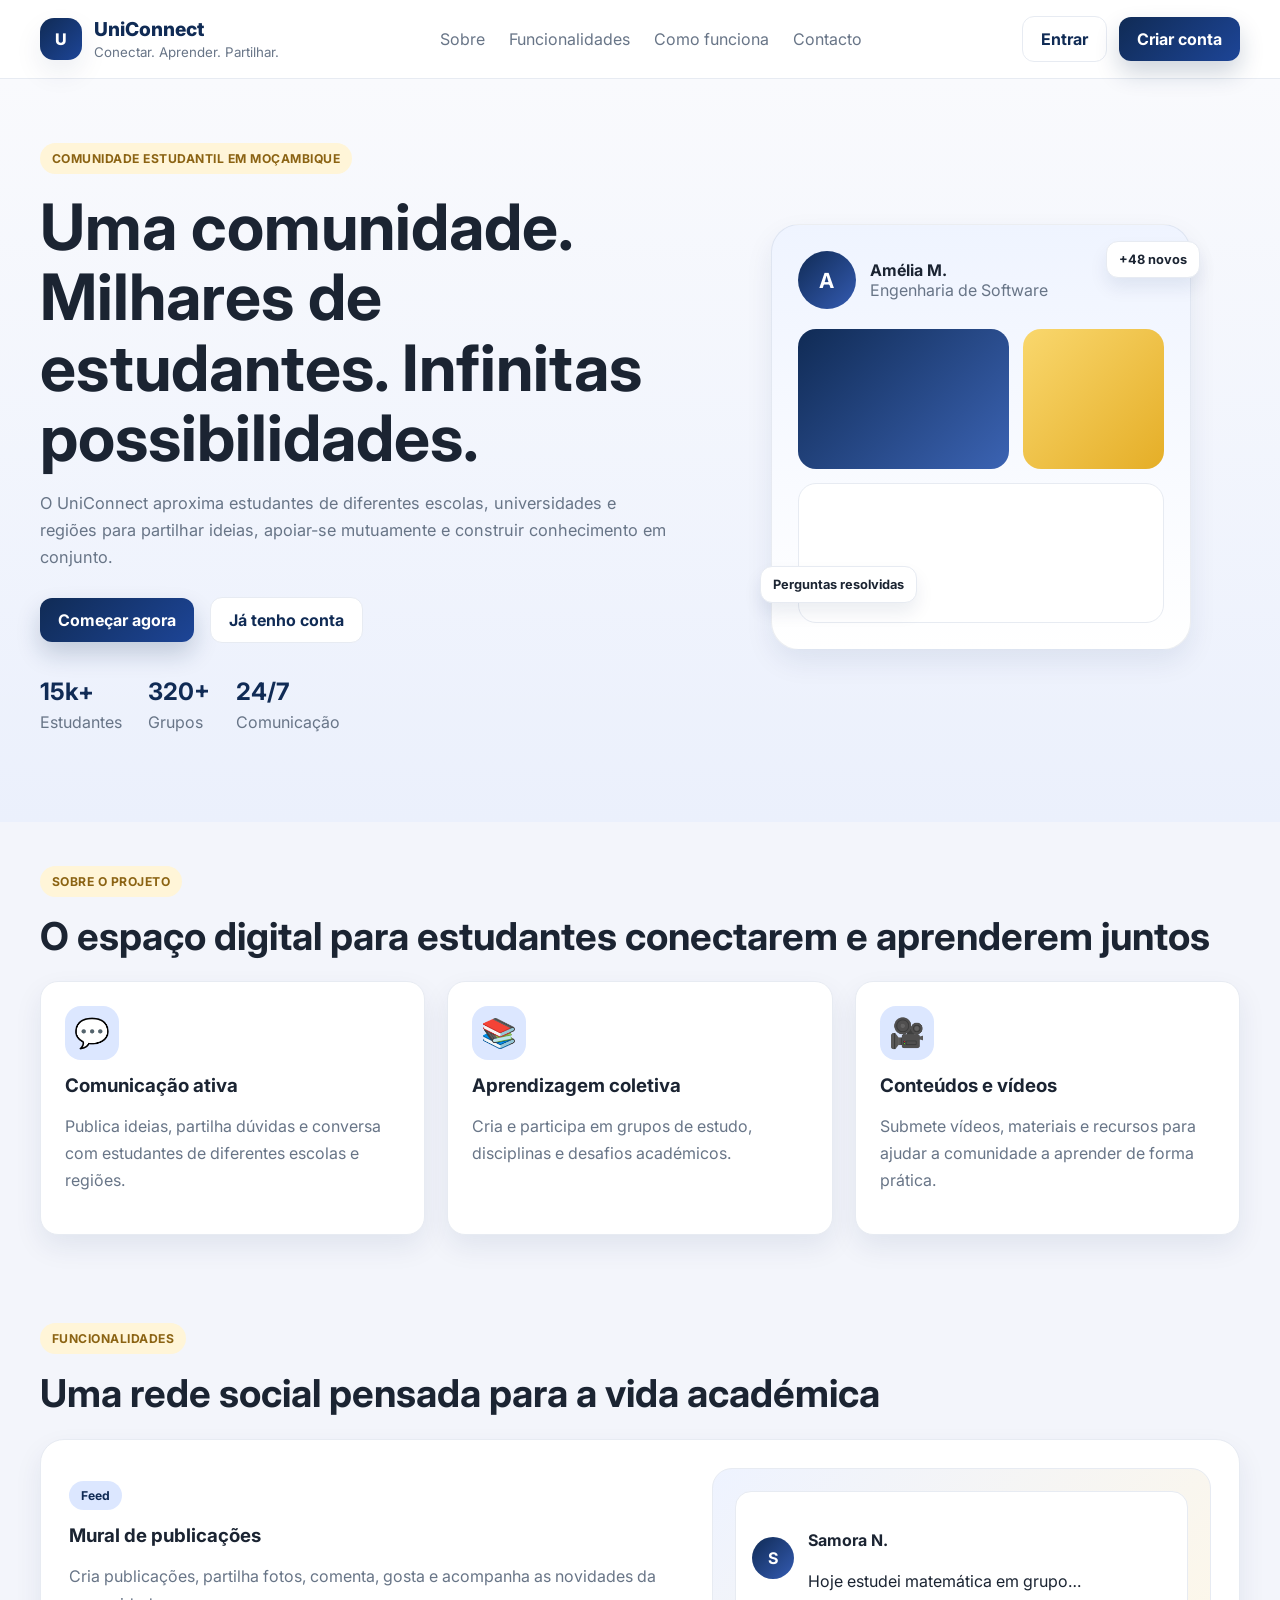
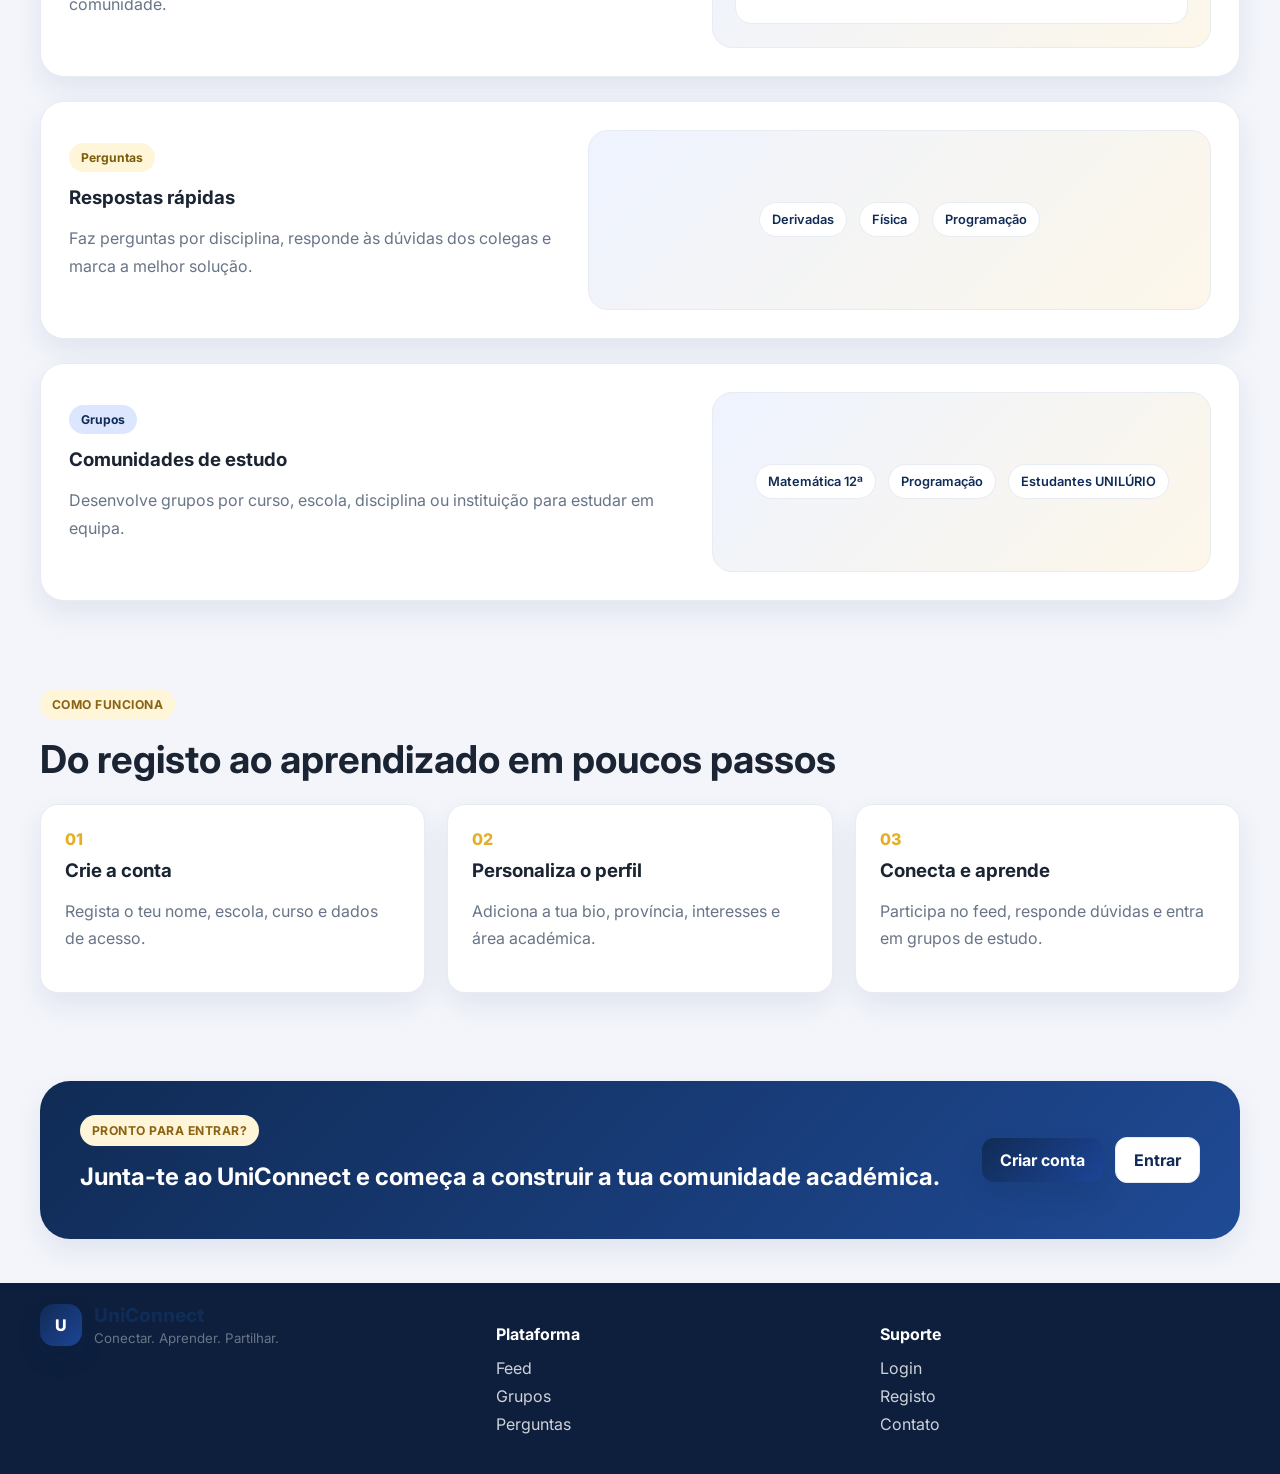
<file: index.html>
<!DOCTYPE html>
<html lang="pt-PT">
  <head>
    <meta charset="UTF-8" />
    <meta name="viewport" content="width=device-width, initial-scale=1.0" />
    <title>UniConnect | Rede social académica</title>
    <meta name="description" content="UniConnect conecta estudantes universitários e secundários de Moçambique para aprender, partilhar conhecimento e crescer em comunidade." />
    <link rel="preconnect" href="https://fonts.googleapis.com" />
    <link rel="preconnect" href="https://fonts.gstatic.com" crossorigin />
    <link href="https://fonts.googleapis.com/css2?family=Inter:wght@400;500;600;700;800&display=swap" rel="stylesheet" />
    <link rel="stylesheet" href="css/style.css" />
  </head>
  <body data-page="landing">
    <header class="topbar landing-header">
      <div class="container nav-shell">
        <div class="brand-wrap">
          <div class="brand-mark">U</div>
          <div>
            <div class="brand-name">UniConnect</div>
            <small>Conectar. Aprender. Partilhar.</small>
          </div>
        </div>

        <nav class="main-nav landing-nav">
          <a href="#sobre">Sobre</a>
          <a href="#funcionalidades">Funcionalidades</a>
          <a href="#passos">Como funciona</a>
          <a href="#contacto">Contacto</a>
        </nav>

        <div class="header-actions">
          <a class="btn btn-secondary" href="login.html">Entrar</a>
          <a class="btn btn-primary" href="register.html">Criar conta</a>
        </div>
      </div>
    </header>

    <main>
      <section class="hero">
        <div class="container hero-grid">
          <div class="hero-copy">
            <span class="eyebrow">Comunidade estudantil em Moçambique</span>
            <h1>Uma comunidade. Milhares de estudantes. Infinitas possibilidades.</h1>
            <p>
              O UniConnect aproxima estudantes de diferentes escolas, universidades e regiões para
              partilhar ideias, apoiar-se mutuamente e construir conhecimento em conjunto.
            </p>
            <div class="hero-cta">
              <a class="btn btn-primary" href="register.html">Começar agora</a>
              <a class="btn btn-secondary" href="login.html">Já tenho conta</a>
            </div>
            <ul class="hero-stats">
              <li><strong>15k+</strong><span>Estudantes</span></li>
              <li><strong>320+</strong><span>Grupos</span></li>
              <li><strong>24/7</strong><span>Comunicação</span></li>
            </ul>
          </div>

          <div class="hero-visual">
            <div class="hero-card hero-card-main">
              <div class="mini-profile">
                <div class="avatar avatar-lg">A</div>
                <div>
                  <h4>Amélia M.</h4>
                  <span>Engenharia de Software</span>
                </div>
              </div>
              <div class="card-figure">
                <div class="panel blue"></div>
                <div class="panel gold"></div>
                <div class="panel white"></div>
              </div>
              <div class="floating-badge badge-top">+48 novos</div>
              <div class="floating-badge badge-bottom">Perguntas resolvidas</div>
            </div>
          </div>
        </div>
      </section>

      <section id="sobre" class="feature-section">
        <div class="container">
          <div class="section-heading">
            <span class="eyebrow">Sobre o projeto</span>
            <h2>O espaço digital para estudantes conectarem e aprenderem juntos</h2>
          </div>

          <div class="feature-grid">
            <article class="feature-card">
              <div class="feature-icon">💬</div>
              <h3>Comunicação ativa</h3>
              <p>Publica ideias, partilha dúvidas e conversa com estudantes de diferentes escolas e regiões.</p>
            </article>
            <article class="feature-card">
              <div class="feature-icon">📚</div>
              <h3>Aprendizagem coletiva</h3>
              <p>Cria e participa em grupos de estudo, disciplinas e desafios académicos.</p>
            </article>
            <article class="feature-card">
              <div class="feature-icon">🎥</div>
              <h3>Conteúdos e vídeos</h3>
              <p>Submete vídeos, materiais e recursos para ajudar a comunidade a aprender de forma prática.</p>
            </article>
          </div>
        </div>
      </section>

      <section id="funcionalidades" class="showcase-section">
        <div class="container">
          <div class="section-heading">
            <span class="eyebrow">Funcionalidades</span>
            <h2>Uma rede social pensada para a vida académica</h2>
          </div>

          <div class="showcase-list">
            <div class="showcase-item">
              <div class="showcase-copy">
                <span class="tag">Feed</span>
                <h3>Mural de publicações</h3>
                <p>Cria publicações, partilha fotos, comenta, gosta e acompanha as novidades da comunidade.</p>
              </div>
              <div class="showcase-demo feed-demo">
                <div class="post-mini">
                  <div class="avatar">S</div>
                  <div>
                    <h4>Samora N.</h4>
                    <p>Hoje estudei matemática em grupo…</p>
                  </div>
                </div>
              </div>
            </div>

            <div class="showcase-item reverse">
              <div class="showcase-copy">
                <span class="tag gold">Perguntas</span>
                <h3>Respostas rápidas</h3>
                <p>Faz perguntas por disciplina, responde às dúvidas dos colegas e marca a melhor solução.</p>
              </div>
              <div class="showcase-demo question-demo">
                <div class="pill">Derivadas</div>
                <div class="pill">Física</div>
                <div class="pill">Programação</div>
              </div>
            </div>

            <div class="showcase-item">
              <div class="showcase-copy">
                <span class="tag">Grupos</span>
                <h3>Comunidades de estudo</h3>
                <p>Desenvolve grupos por curso, escola, disciplina ou instituição para estudar em equipa.</p>
              </div>
              <div class="showcase-demo group-demo">
                <div class="group-chip">Matemática 12ª</div>
                <div class="group-chip">Programação</div>
                <div class="group-chip">Estudantes UNILÚRIO</div>
              </div>
            </div>
          </div>
        </div>
      </section>

      <section id="passos" class="steps-section">
        <div class="container">
          <div class="section-heading">
            <span class="eyebrow">Como funciona</span>
            <h2>Do registo ao aprendizado em poucos passos</h2>
          </div>

          <div class="steps-grid">
            <div class="step-card">
              <span>01</span>
              <h3>Crie a conta</h3>
              <p>Regista o teu nome, escola, curso e dados de acesso.</p>
            </div>
            <div class="step-card">
              <span>02</span>
              <h3>Personaliza o perfil</h3>
              <p>Adiciona a tua bio, província, interesses e área académica.</p>
            </div>
            <div class="step-card">
              <span>03</span>
              <h3>Conecta e aprende</h3>
              <p>Participa no feed, responde dúvidas e entra em grupos de estudo.</p>
            </div>
          </div>
        </div>
      </section>

      <section class="cta-section" id="contacto">
        <div class="container cta-box">
          <div>
            <span class="eyebrow">Pronto para entrar?</span>
            <h2>Junta-te ao UniConnect e começa a construir a tua comunidade académica.</h2>
          </div>
          <div class="cta-actions">
            <a class="btn btn-primary" href="register.html">Criar conta</a>
            <a class="btn btn-secondary" href="login.html">Entrar</a>
          </div>
        </div>
      </section>
    </main>

    <footer class="site-footer">
      <div class="container footer-grid">
        <div>
          <div class="brand-wrap">
            <div class="brand-mark">U</div>
            <div>
              <div class="brand-name">UniConnect</div>
              <small>Conectar. Aprender. Partilhar.</small>
            </div>
          </div>
        </div>
        <div>
          <h4>Plataforma</h4>
          <ul>
            <li><a href="feed.html">Feed</a></li>
            <li><a href="groups.html">Grupos</a></li>
            <li><a href="questions.html">Perguntas</a></li>
          </ul>
        </div>
        <div>
          <h4>Suporte</h4>
          <ul>
            <li><a href="login.html">Login</a></li>
            <li><a href="register.html">Registo</a></li>
            <li><a href="#contacto">Contato</a></li>
          </ul>
        </div>
      </div>
    </footer>
  </body>
</html>
</file>
<file: css/style.css>
* {
  box-sizing: border-box;
}

:root {
  --primary: #102b55;
  --primary-soft: #dce7ff;
  --gold: #e5ae27;
  --gold-soft: #fff5d8;
  --bg: #f3f5fb;
  --surface: #ffffff;
  --line: #e7ebf2;
  --text: #1b2432;
  --muted: #687587;
  --shadow: 0 12px 28px rgba(16, 43, 85, 0.08);
  --radius: 18px;
}

html {
  scroll-behavior: smooth;
}

body {
  margin: 0;
  font-family: 'Inter', sans-serif;
  background: var(--bg);
  color: var(--text);
}

a {
  text-decoration: none;
  color: inherit;
}

button,
input,
textarea,
select {
  font: inherit;
}

img {
  max-width: 100%;
  display: block;
}

.hidden {
  display: none !important;
}

.container {
  width: min(1200px, calc(100% - 32px));
  margin: 0 auto;
}

.topbar {
  background: rgba(255, 255, 255, 0.96);
  border-bottom: 1px solid var(--line);
  backdrop-filter: blur(10px);
  position: sticky;
  top: 0;
  z-index: 10;
}

.landing-header {
  position: sticky;
}

.nav-shell {
  display: flex;
  align-items: center;
  justify-content: space-between;
  min-height: 78px;
  gap: 20px;
}

.nav-shell-app {
  min-height: 72px;
}

.brand-wrap {
  display: flex;
  align-items: center;
  gap: 12px;
}

.brand-mark {
  width: 42px;
  height: 42px;
  display: grid;
  place-items: center;
  border-radius: 14px;
  font-weight: 800;
  background: linear-gradient(135deg, var(--primary), #1d4597);
  color: white;
  box-shadow: var(--shadow);
}

.brand-name {
  font-weight: 800;
  color: var(--primary);
  font-size: 1.2rem;
}

.brand-wrap small {
  color: var(--muted);
}

.main-nav,
.header-actions,
.topbar-actions,
.search-box,
.form-row,
.hero-cta,
.hero-stats,
.cta-actions,
.composer-tools,
.filter-row,
.interactions,
.action-row,
.post-meta,
.profile-top-row,
.profile-stats,
.chat-form,
.user-pill,
.profile-mini,
.inline-list,
.auth-badges {
  display: flex;
  align-items: center;
}

.main-nav {
  gap: 24px;
  color: var(--muted);
}

.main-nav a {
  transition: 0.2s ease;
}

.main-nav a:hover {
  color: var(--primary);
}

.header-actions,
.topbar-actions {
  gap: 12px;
}

.btn {
  border: none;
  cursor: pointer;
  display: inline-flex;
  align-items: center;
  justify-content: center;
  border-radius: 12px;
  padding: 12px 18px;
  font-weight: 700;
  transition: 0.2s ease;
}

.btn-primary {
  background: linear-gradient(135deg, var(--primary), #1d4597);
  color: white;
  box-shadow: 0 12px 24px rgba(16, 43, 85, 0.2);
}

.btn-primary:hover {
  transform: translateY(-1px);
}

.btn-secondary {
  background: var(--surface);
  color: var(--primary);
  border: 1px solid var(--line);
}

.btn-block {
  width: 100%;
}

.hero {
  padding: 64px 0 90px;
  background: linear-gradient(180deg, rgba(255,255,255,0.5), rgba(220,231,255,0.35));
}

.hero-grid {
  display: grid;
  grid-template-columns: 1.1fr 0.9fr;
  align-items: center;
  gap: 48px;
}

.eyebrow {
  display: inline-block;
  background: var(--gold-soft);
  color: #8b6313;
  border-radius: 999px;
  padding: 8px 12px;
  font-size: 0.76rem;
  font-weight: 700;
  letter-spacing: 0.04em;
  text-transform: uppercase;
}

.hero-copy h1,
.section-heading h2,
.cta-box h2 {
  margin: 18px 0 14px;
  color: var(--text);
  line-height: 1.1;
}

.hero-copy h1 {
  font-size: clamp(2.6rem, 5vw, 4.2rem);
  max-width: 620px;
}

.hero-copy p,
.section-heading p,
.page-header p {
  color: var(--muted);
  font-size: 1.02rem;
  line-height: 1.65;
}

.hero-cta {
  gap: 16px;
  margin-top: 26px;
}

.hero-stats {
  gap: 26px;
  list-style: none;
  padding: 0;
  margin: 34px 0 0;
  flex-wrap: wrap;
}

.hero-stats li {
  display: flex;
  flex-direction: column;
  gap: 6px;
}

.hero-stats strong {
  font-size: 1.5rem;
  color: var(--primary);
}

.hero-stats span {
  color: var(--muted);
}

.hero-visual {
  display: flex;
  justify-content: center;
}

.hero-card {
  position: relative;
  width: min(420px, 100%);
  background: linear-gradient(180deg, #eff4ff, white);
  border: 1px solid rgba(16,43,85,0.08);
  border-radius: 28px;
  padding: 26px;
  box-shadow: var(--shadow);
}

.mini-profile {
  display: flex;
  align-items: center;
  gap: 14px;
  margin-bottom: 20px;
}

.mini-profile h4,
.post-author h4,
.chat-user h4,
.profile-head h2,
.card h3,
.card h4 {
  margin: 0;
}

.mini-profile span,
.post-author small,
.chat-user small,
.user-meta,
.empty-state p,
.profile-meta,
.post-time {
  color: var(--muted);
}

.card-figure {
  display: grid;
  grid-template-columns: 1.2fr 0.8fr;
  gap: 14px;
  min-height: 250px;
}

.panel {
  border-radius: 18px;
  min-height: 140px;
}

.panel.blue {
  background: linear-gradient(135deg, var(--primary), #3b63b3);
}

.panel.gold {
  background: linear-gradient(135deg, #f9d76d, var(--gold));
}

.panel.white {
  background: white;
  border: 1px solid var(--line);
  grid-column: 1/3;
}

.floating-badge {
  position: absolute;
  background: white;
  border: 1px solid var(--line);
  border-radius: 12px;
  padding: 10px 12px;
  font-size: 0.8rem;
  font-weight: 700;
  box-shadow: 0 10px 18px rgba(16,43,85,0.08);
}

.badge-top {
  top: 16px;
  right: -10px;
}

.badge-bottom {
  bottom: 46px;
  left: -12px;
}

.feature-section,
.showcase-section,
.steps-section,
.cta-section {
  padding: 44px 0;
}

.section-heading {
  margin-bottom: 24px;
}

.section-heading h2 {
  font-size: clamp(2rem, 3vw, 2.8rem);
}

.feature-grid,
.steps-grid,
.cards-grid {
  display: grid;
  grid-template-columns: repeat(3, minmax(0, 1fr));
  gap: 22px;
}

.feature-card,
.step-card,
.card,
.post-card,
.profile-card,
.group-card,
.video-card,
.user-card,
.question-card {
  background: var(--surface);
  border: 1px solid var(--line);
  border-radius: var(--radius);
  box-shadow: var(--shadow);
}

.feature-card,
.step-card {
  padding: 24px;
}

.feature-icon {
  width: 54px;
  height: 54px;
  display: grid;
  place-items: center;
  font-size: 1.8rem;
  border-radius: 16px;
  background: var(--primary-soft);
  margin-bottom: 14px;
}

.feature-card h3,
.step-card h3,
.showcase-copy h3 {
  margin: 0 0 10px;
}

.feature-card p,
.step-card p,
.showcase-copy p,
.post-body,
.profile-bio,
.empty-state p,
.settings-form textarea,
.chat-form input,
.field-group input,
.field-group textarea,
.field-group select {
  color: var(--muted);
  line-height: 1.7;
}

.showcase-list {
  display: grid;
  gap: 24px;
}

.showcase-item {
  display: grid;
  grid-template-columns: 1fr 0.8fr;
  gap: 20px;
  align-items: center;
  background: white;
  border: 1px solid var(--line);
  border-radius: 24px;
  padding: 28px;
  box-shadow: var(--shadow);
}

.showcase-item.reverse {
  grid-template-columns: 0.8fr 1fr;
}

.showcase-copy .tag {
  display: inline-block;
  background: var(--primary-soft);
  color: var(--primary);
  border-radius: 999px;
  padding: 7px 12px;
  font-weight: 700;
  font-size: 0.76rem;
  margin-bottom: 14px;
}

.showcase-copy .tag.gold {
  background: var(--gold-soft);
  color: #7b5d09;
}

.showcase-demo {
  min-height: 180px;
  background: linear-gradient(135deg, #eef3ff, #fdf7e9);
  border: 1px solid var(--line);
  border-radius: 20px;
  padding: 22px;
  display: flex;
  align-items: center;
  justify-content: center;
}

.post-mini {
  display: flex;
  align-items: center;
  gap: 14px;
  width: 100%;
  background: white;
  border: 1px solid var(--line);
  border-radius: 16px;
  padding: 16px;
}

.question-demo,
.group-demo {
  display: flex;
  flex-wrap: wrap;
  align-items: center;
  justify-content: center;
  gap: 12px;
}

.pill,
.group-chip,
.tag-cloud span {
  background: white;
  border: 1px solid var(--line);
  border-radius: 999px;
  padding: 9px 12px;
  font-size: 0.8rem;
  font-weight: 600;
  color: var(--primary);
}

.step-card span {
  display: inline-block;
  color: var(--gold);
  font-weight: 800;
  margin-bottom: 10px;
}

.cta-box {
  display: flex;
  align-items: center;
  justify-content: space-between;
  gap: 18px;
  background: linear-gradient(135deg, var(--primary), #1f4a95);
  border-radius: 30px;
  padding: 34px 40px;
  color: white;
  box-shadow: var(--shadow);
}

.cta-box h2 {
  color: white;
}

.cta-actions {
  gap: 12px;
  flex-wrap: wrap;
}

.site-footer {
  background: #0d1f3d;
  color: white;
  padding: 20px 0 40px;
}

.footer-grid {
  display: grid;
  grid-template-columns: 1.2fr 1fr 1fr;
  gap: 24px;
}

.site-footer h4 {
  margin-bottom: 14px;
}

.site-footer ul {
  padding: 0;
  margin: 0;
  list-style: none;
  display: grid;
  gap: 8px;
  color: rgba(255,255,255,0.8);
}

.app-shell {
  min-height: 100vh;
}

.app-layout {
  display: grid;
  grid-template-columns: 240px minmax(0, 1fr) 280px;
  gap: 22px;
  padding-top: 26px;
  padding-bottom: 50px;
}

.page-layout {
  grid-template-columns: 240px minmax(0, 1fr) 260px;
}

.sidebar,
.content-column {
  min-width: 0;
}

.sidebar {
  display: flex;
  flex-direction: column;
  gap: 20px;
}

.side-nav {
  display: grid;
  gap: 8px;
  background: var(--surface);
  border: 1px solid var(--line);
  border-radius: var(--radius);
  padding: 14px;
  box-shadow: var(--shadow);
}

.side-nav a {
  padding: 11px 12px;
  border-radius: 12px;
  color: var(--text);
  font-weight: 600;
}

.side-nav a.active,
.side-nav a:hover {
  background: var(--primary-soft);
  color: var(--primary);
}

.sidebar-card {
  background: var(--surface);
  border: 1px solid var(--line);
  border-radius: var(--radius);
  padding: 18px 16px;
  box-shadow: var(--shadow);
}

.sidebar-card h4,
.page-header h2,
.settings-card h2 {
  margin-top: 0;
  margin-bottom: 14px;
}

.sidebar-card ul {
  list-style: none;
  padding: 0;
  margin: 0;
  display: grid;
  gap: 10px;
  color: var(--muted);
}

.card {
  padding: 18px 20px;
}

.composer {
  margin-bottom: 22px;
}

.composer-header,
.post-author,
.profile-head,
.user-list-item,
.chat-user {
  display: flex;
  align-items: center;
  gap: 12px;
}

.avatar {
  width: 42px;
  height: 42px;
  display: grid;
  place-items: center;
  border-radius: 50%;
  background: linear-gradient(135deg, var(--primary), #345bb2);
  color: white;
  font-weight: 700;
}

.avatar-md {
  width: 48px;
  height: 48px;
}

.avatar-lg {
  width: 58px;
  height: 58px;
  font-size: 1.3rem;
}

.avatar-sm {
  width: 32px;
  height: 32px;
  font-size: 0.75rem;
}

#postForm,
#questionForm,
.settings-form,
.auth-form {
  display: grid;
  gap: 16px;
}

#postContent,
#questionTitle,
#questionText,
#messageInput,
.field-group input,
.field-group textarea,
.field-group select,
.search-box input,
.settings-form input,
.settings-form textarea {
  width: 100%;
  border: 1px solid var(--line);
  background: #f9fbff;
  border-radius: 12px;
  padding: 12px 14px;
  color: var(--text);
}

#postContent,
#questionText,
.settings-form textarea {
  resize: vertical;
}

.composer-tools {
  justify-content: space-between;
  gap: 12px;
  margin-top: 10px;
}

.file-upload {
  display: inline-flex;
  align-items: center;
  gap: 8px;
  padding: 10px 12px;
  color: var(--primary);
  font-weight: 600;
  border-radius: 12px;
  border: 1px dashed var(--line);
  cursor: pointer;
}

.file-upload input {
  display: none;
}

.image-preview {
  margin-top: 10px;
  border-radius: 14px;
  overflow: hidden;
  border: 1px solid var(--line);
}

.image-preview img {
  width: 100%;
  max-height: 280px;
  object-fit: cover;
}

.feed-list,
.chat-panel,
.cards-grid,
.profile-shell {
  display: grid;
  gap: 20px;
}

.post-card {
  padding: 18px;
}

.post-meta {
  justify-content: space-between;
  gap: 14px;
  color: var(--muted);
  margin: 14px 0;
}

.post-author {
  justify-content: flex-start;
}

.post-body {
  margin: 0 0 18px;
  font-size: 0.97rem;
}

.post-media {
  margin-bottom: 16px;
  border-radius: 16px;
  overflow: hidden;
  border: 1px solid var(--line);
}

.post-media img {
  width: 100%;
  max-height: 420px;
  object-fit: cover;
}

.interactions {
  justify-content: space-between;
  gap: 12px;
  border-top: 1px solid var(--line);
  padding-top: 14px;
}

.action-row {
  gap: 8px;
  flex-wrap: wrap;
}

.action-btn {
  background: transparent;
  border: 1px solid var(--line);
  color: var(--muted);
  padding: 8px 10px;
  border-radius: 10px;
  cursor: pointer;
  font-weight: 600;
}

.action-btn:hover {
  background: #f5f7fd;
}

.comment-list {
  display: grid;
  gap: 10px;
  margin-top: 14px;
  padding-top: 12px;
  border-top: 1px solid var(--line);
}

.comment-item {
  display: flex;
  gap: 10px;
  background: #f9fbff;
  border: 1px solid var(--line);
  border-radius: 12px;
  padding: 10px 12px;
}

.comment-item strong {
  display: block;
  margin-bottom: 4px;
}

.comment-form {
  display: flex;
  gap: 8px;
  margin-top: 12px;
}

.comment-form input {
  flex: 1;
  border: 1px solid var(--line);
  border-radius: 10px;
  padding: 10px 12px;
  background: #f9fbff;
}

.mini-list {
  display: grid;
  gap: 12px;
}

.user-list-item {
  justify-content: space-between;
  gap: 12px;
  padding: 8px 0;
}

.user-pill {
  gap: 8px;
  background: #f4f7ff;
  border: 1px solid var(--line);
  border-radius: 999px;
  padding: 6px 10px 6px 6px;
}

.search-box {
  flex: 1;
  max-width: 440px;
  background: #f5f7fb;
  border: 1px solid var(--line);
  border-radius: 999px;
  padding: 0 14px;
  gap: 8px;
}

.search-box input {
  border: none;
  background: transparent;
  min-height: 42px;
}

.icon-btn {
  width: 40px;
  height: 40px;
  border: 1px solid var(--line);
  background: #f4f7ff;
  border-radius: 12px;
  display: grid;
  place-items: center;
}

.page-header {
  margin-bottom: 10px;
}

.profile-card,
.group-card,
.video-card,
.question-card,
.user-card {
  padding: 18px;
}

.profile-cover {
  height: 160px;
  border-radius: 18px 18px 0 0;
  background: linear-gradient(135deg, var(--primary), #355bba);
  position: relative;
}

.profile-body {
  padding: 18px;
  margin-top: -36px;
}

.profile-head {
  align-items: flex-end;
}

.profile-head .avatar {
  width: 86px;
  height: 86px;
  border: 4px solid white;
}

.profile-top-row {
  justify-content: space-between;
  gap: 14px;
  margin-bottom: 18px;
}

.profile-stats {
  gap: 18px;
  margin: 14px 0;
  flex-wrap: wrap;
}

.profile-stats strong {
  display: block;
  color: var(--primary);
  font-size: 1.1rem;
}

.profile-stats span {
  color: var(--muted);
  font-size: 0.82rem;
}

.profile-mini {
  justify-content: space-between;
  gap: 10px;
  padding: 10px 0;
}

.auth-page {
  min-height: 100vh;
  display: flex;
  align-items: center;
  justify-content: center;
  background: linear-gradient(135deg, rgba(16,43,85,0.06), rgba(229,174,39,0.08));
}

.auth-layout {
  width: min(1140px, calc(100% - 32px));
  background: white;
  border: 1px solid var(--line);
  border-radius: 28px;
  box-shadow: var(--shadow);
  display: grid;
  grid-template-columns: 1fr 1.1fr;
  overflow: hidden;
}

.auth-layout-compact {
  grid-template-columns: 0.8fr 1.2fr;
}

.auth-visual {
  background: linear-gradient(160deg, var(--primary), #1d4597);
  color: white;
  padding: 34px;
  display: flex;
  flex-direction: column;
  justify-content: space-between;
}

.brand-auth .brand-name,
.brand-auth small {
  color: white;
}

.auth-copy h1 {
  font-size: clamp(2rem, 3vw, 3.2rem);
  line-height: 1.1;
  margin: 18px 0 12px;
}

.auth-copy p {
  color: rgba(255,255,255,0.8);
  line-height: 1.7;
}

.auth-badges {
  gap: 10px;
  flex-wrap: wrap;
}

.auth-badges span {
  background: rgba(255,255,255,0.12);
  border: 1px solid rgba(255,255,255,0.18);
  border-radius: 999px;
  padding: 8px 12px;
  font-size: 0.8rem;
}

.auth-panel {
  padding: 34px;
  display: flex;
  align-items: center;
  justify-content: center;
}

.auth-card {
  width: min(520px, 100%);
}

.auth-header h2 {
  margin: 0 0 8px;
  font-size: 2rem;
}

.auth-header p {
  margin: 0 0 18px;
  color: var(--muted);
}

.field-group {
  display: grid;
  gap: 8px;
}

.field-group label {
  font-weight: 600;
  color: var(--text);
}

.two-fields {
  display: grid;
  grid-template-columns: repeat(2, minmax(0, 1fr));
  gap: 14px;
}

.password-wrap {
  display: flex;
  align-items: center;
  border: 1px solid var(--line);
  border-radius: 12px;
  background: #f9fbff;
  overflow: hidden;
}

.password-wrap input {
  flex: 1;
  border: none;
  background: transparent;
  padding: 12px 14px;
}

.toggle-password {
  border: none;
  background: transparent;
  color: var(--primary);
  padding: 0 12px;
  font-weight: 700;
  cursor: pointer;
}

.form-row {
  justify-content: space-between;
  gap: 12px;
  color: var(--muted);
}

.checkbox-row {
  display: flex;
  align-items: center;
  gap: 8px;
  font-size: 0.93rem;
}

.checkbox-row input {
  accent-color: var(--primary);
}

.checkbox-terms {
  align-items: flex-start;
  color: var(--muted);
}

.auth-switch {
  margin-top: 18px;
  text-align: center;
  color: var(--muted);
}

.auth-switch a {
  color: var(--primary);
  font-weight: 700;
}

.messages-layout {
  grid-template-columns: 220px minmax(0, 1fr);
}

.chat-window {
  padding: 0;
  overflow: hidden;
}

.chat-header {
  padding: 16px 18px;
  border-bottom: 1px solid var(--line);
}

.messages-list {
  min-height: 420px;
  display: flex;
  flex-direction: column;
  gap: 12px;
  padding: 18px;
  background: linear-gradient(180deg, #f7f9ff, white);
}

.message-row {
  max-width: 72%;
  padding: 12px 14px;
  border-radius: 16px;
  font-size: 0.96rem;
}

.message-row.sent {
  align-self: flex-end;
  background: var(--primary);
  color: white;
}

.message-row.received {
  align-self: flex-start;
  background: white;
  border: 1px solid var(--line);
  color: var(--text);
}

.chat-form {
  padding: 14px 18px 18px;
  border-top: 1px solid var(--line);
}

.chat-form input {
  flex: 1;
}

.video-grid .video-card {
  overflow: hidden;
}

.video-thumb {
  height: 180px;
  background: linear-gradient(135deg, #dfe8ff, #ffeec9);
  display: grid;
  place-items: center;
  font-size: 3rem;
}

.video-card .card-body {
  padding: 14px;
}

.group-card .meta,
.user-card .meta,
.question-card .meta {
  color: var(--muted);
  font-size: 0.84rem;
  margin-top: 10px;
}

.text-muted {
  color: var(--muted);
}

.tag-cloud {
  display: flex;
  flex-wrap: wrap;
  gap: 8px;
}

.settings-card {
  padding: 24px;
}

.settings-form {
  margin-top: 12px;
}

@media (max-width: 1100px) {
  .app-layout {
    grid-template-columns: 210px minmax(0, 1fr);
  }

  .right-sidebar {
    display: none;
  }
}

@media (max-width: 860px) {
  .feature-grid,
  .steps-grid,
  .cards-grid,
  .hero-grid,
  .showcase-item,
  .showcase-item.reverse,
  .auth-layout,
  .footer-grid,
  .app-layout,
  .page-layout,
  .messages-layout {
    grid-template-columns: 1fr;
  }

  .left-sidebar {
    display: none;
  }

  .main-nav {
    display: none;
  }

  .nav-shell {
    flex-wrap: wrap;
    padding: 12px 0;
  }

  .search-box {
    order: 3;
    width: 100%;
    max-width: none;
  }

  .hero {
    padding-top: 42px;
  }

  .cta-box {
    flex-direction: column;
    align-items: flex-start;
  }

  .two-fields {
    grid-template-columns: 1fr;
  }
}
</file>
